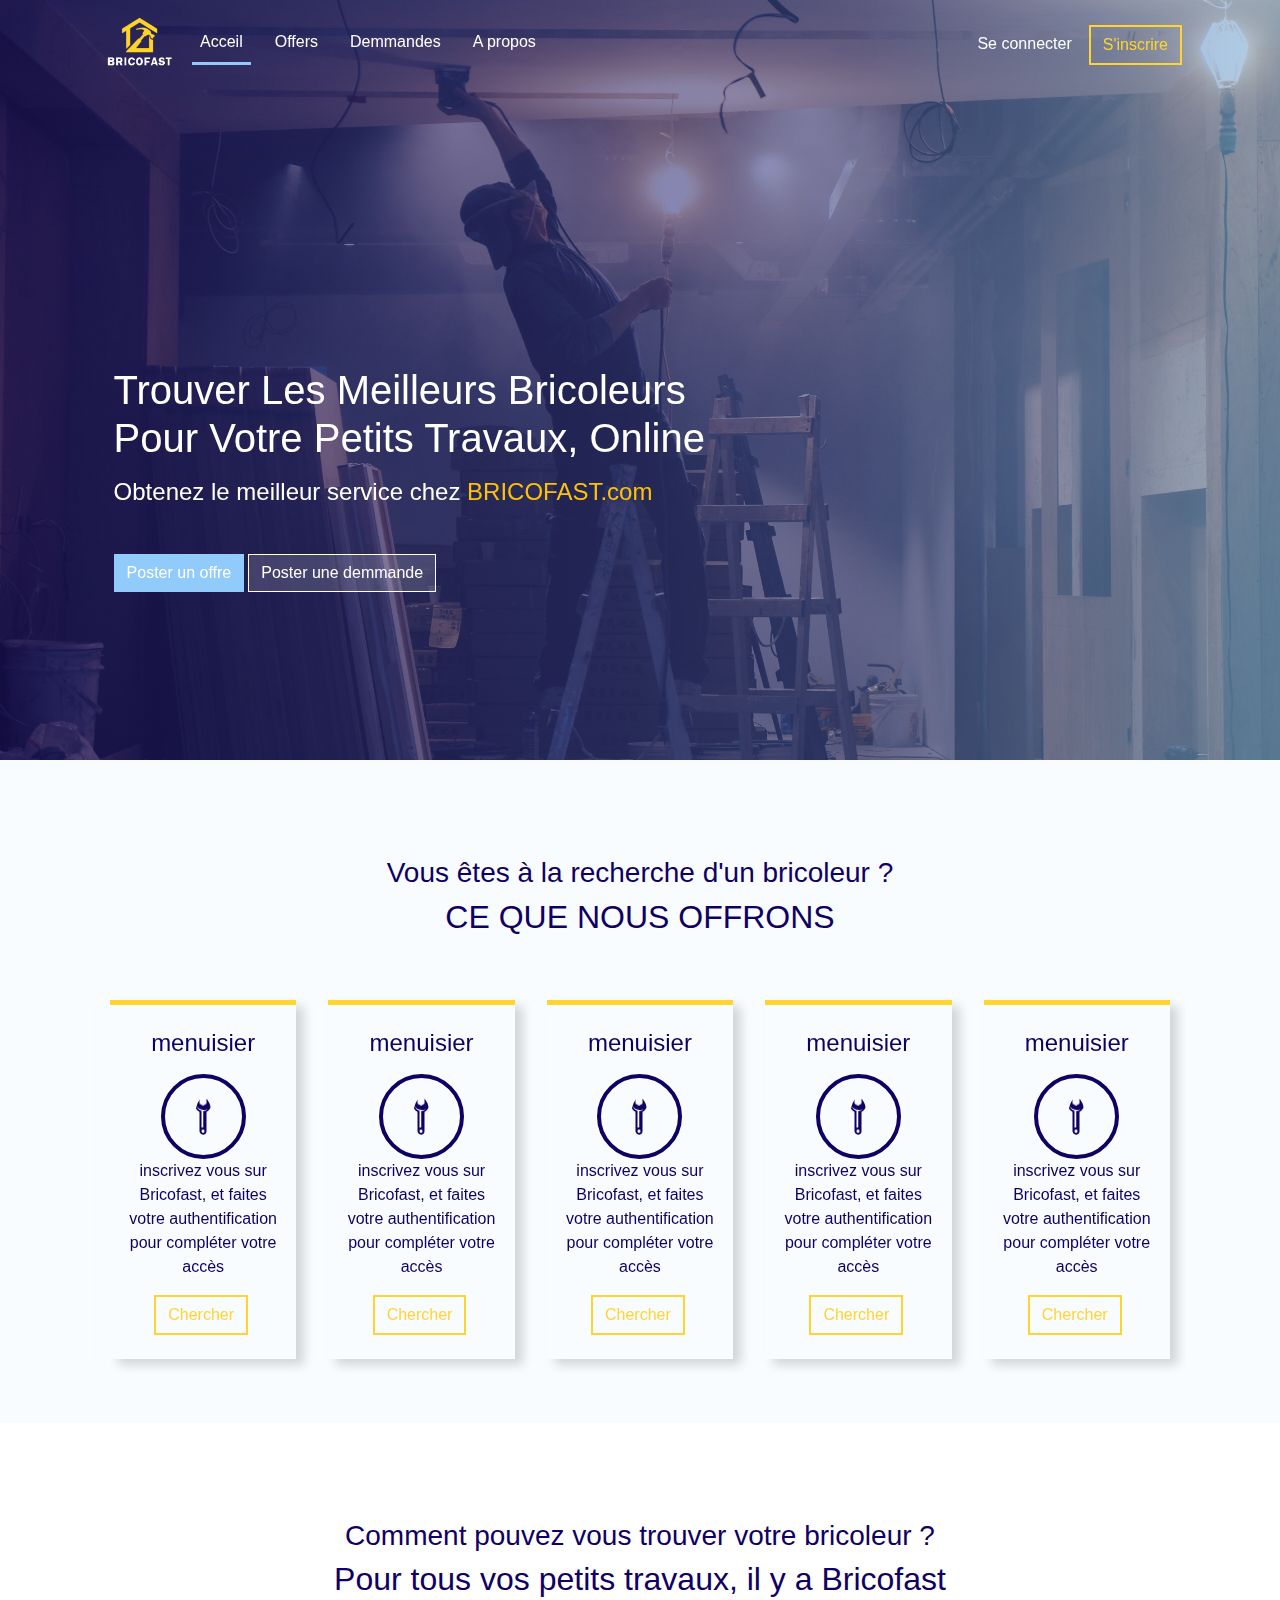
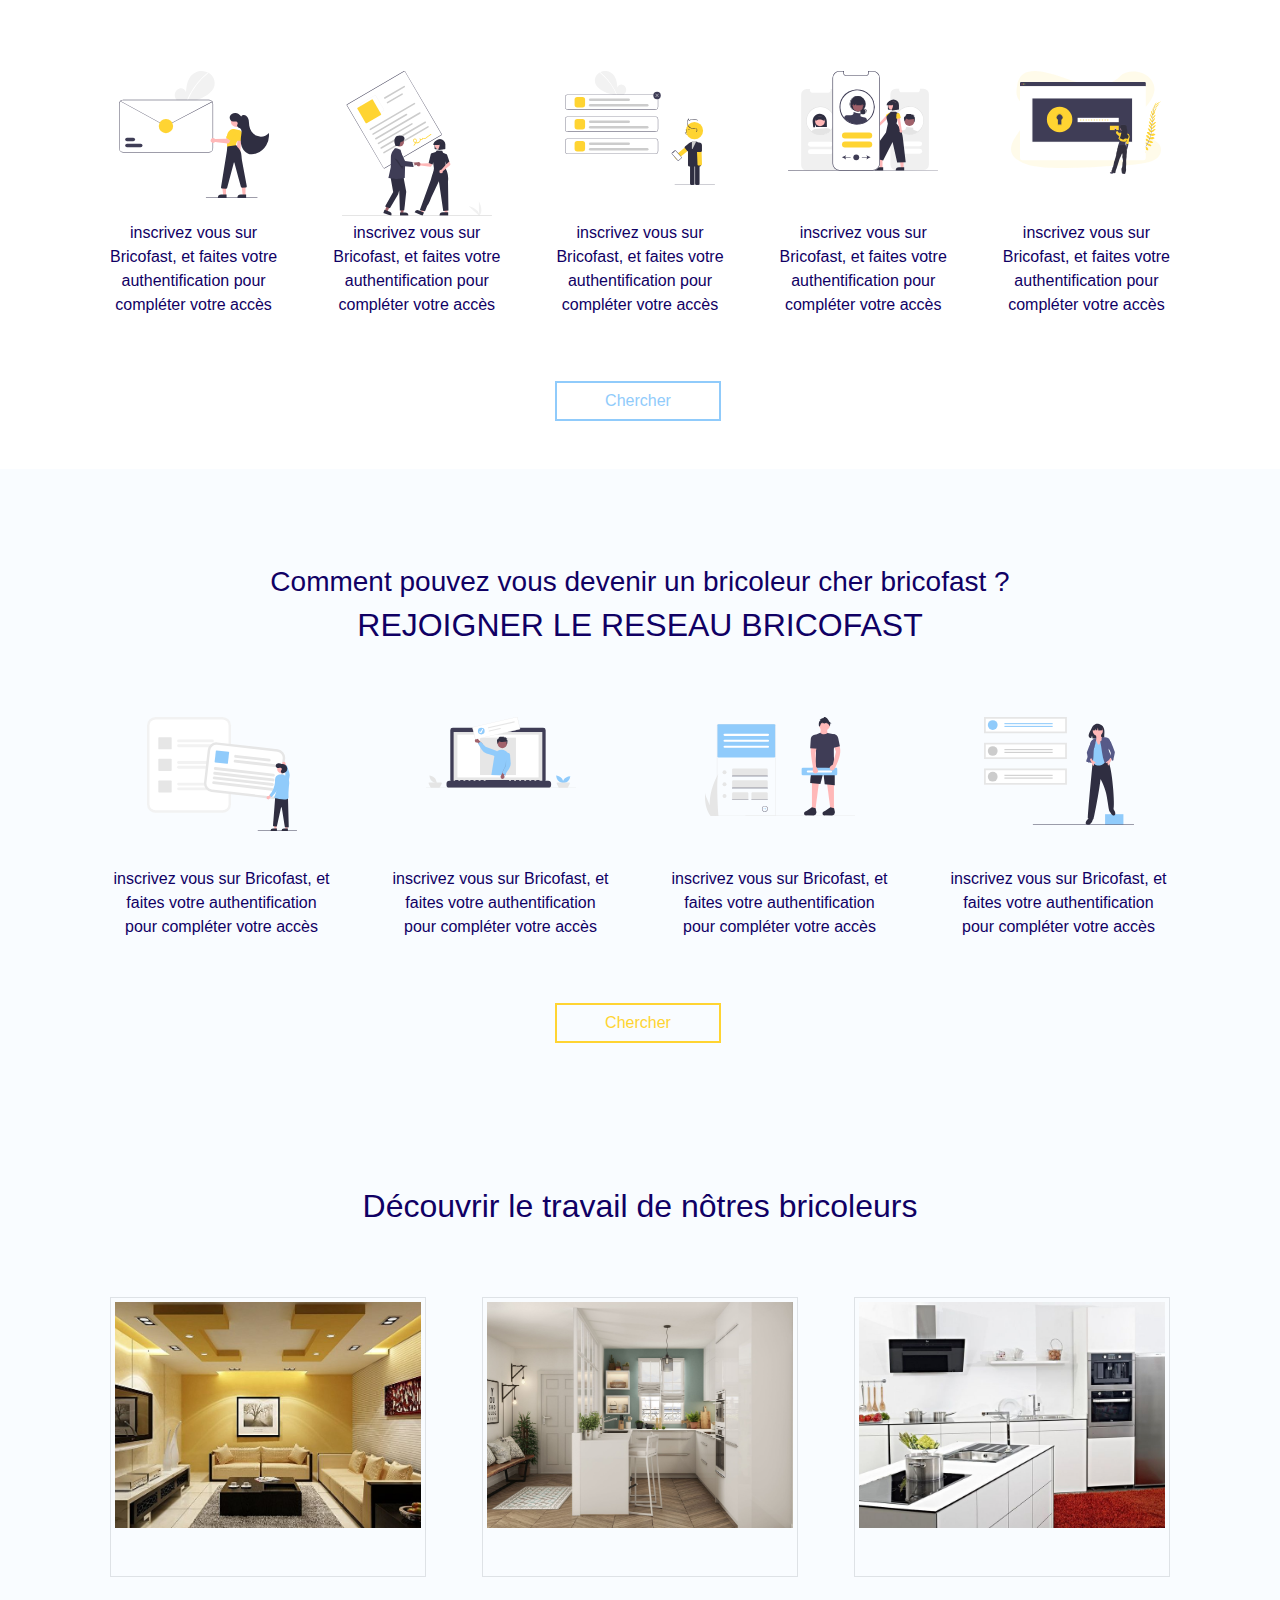
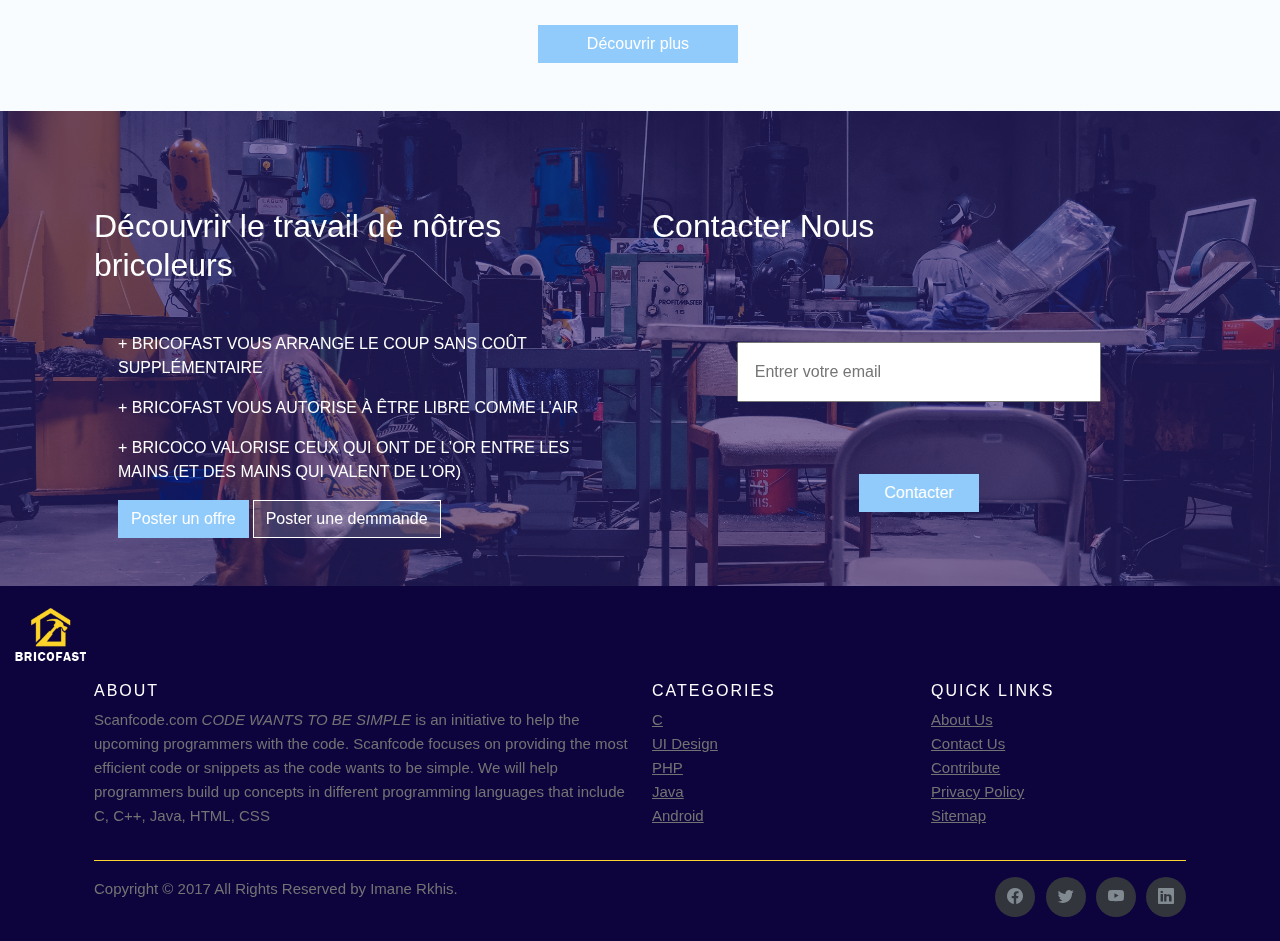
<file: fille-rouge-back-end/view/home.html>
<!DOCTYPE html>
<html>
  <head>
    <meta charset="utf-8">
    
    <meta name="apple-mobile-web-app-capable" content="yes" />
    <meta name="viewport" content="width=device-width, initial-scale=1, maximum-scale=1.0, user-scalable=no">
    <meta name="format-detection" content="telephone=no" />
           

            <link href="styles/bootstrap.min.css" rel="stylesheet" type="text/css"/>

            
            <link href="styles/style.css" rel="stylesheet" type="text/css"/>
            <link href="styles/footer.css" rel="stylesheet" type="text/css"/>

		<!-- caoussel -->
		<link rel="stylesheet" href="asset/dist/theme.css">
		<link rel="stylesheet" href="asset/dist/caoussel.min.css">
			
		<link rel="stylesheet" href="https://cdn.jsdelivr.net/npm/bootstrap-icons@1.5.0/font/bootstrap-icons.css">


      <title>Acerola</title>
  </head>
<body >
	
<body class="mx-auto" style="font-family: poppins;">
  <div class=" position-sticky z-index-sticky top-0">
    <div class="row p-0 m-0">
      <div class="col-12 p-0 m-0">
        

	<div style="position: relative;">
		<div class="header-image">
			<img src="img/background.jpg" height="100%" width="100%" style="object-fit: cover;" alt="">
			<div class="overlay"></div>
		</div>

			
			<!-- Navbar Dark -->
		<div>
		
			  <nav class="navbar navbar-expand-lg  navbar-dark   z-index-3 w-100" style="position: fixed;top: 0;z-index: 9999;">
				<div class="container">
				  <a href="home.html" class="mt-2">
					<img src="img/logo_white.png" width="90px" alt="">
				  </a>
				  
				  <button class="navbar-toggler shadow-none ms-2" type="button" data-bs-toggle="collapse"
					data-bs-target="#navigation" aria-controls="navigation" aria-expanded="false"
					aria-label="Toggle navigation">
					<span class="navbar-toggler-icon mt-2">
					  <span class="navbar-toggler-bar bar1"></span>
					  <span class="navbar-toggler-bar bar2"></span>
					  <span class="navbar-toggler-bar bar3"></span>
					</span>
				  </button>
				  <div class="navbar  collapse navbar-collapse w-100 pt-3 pb-2 py-lg-0 " id="navigation" >
					<ul class="navbar-nav navbar-nav-hover  ">
					  <li class="nav-item mx-2 ">
						<a href="" class="nav-link link-navbar Active-link-navbar">
							Acceil
						</a>
					  </li>
	
					  <li class="nav-item mx-2">
						<a href="" class="nav-link link-navbar">
							Offers
						</a>
					  </li>
	
					  <li class="nav-item mx-2">
						<a href="" class="nav-link link-navbar">
							Demmandes
						</a>
					  </li>
	
					  <li class="nav-item mx-2">
						<a href="" class="nav-link link-navbar">
							A propos
						</a>
					  </li>
					  
					</ul>
	
					<ul class="navbar-nav ">
					  
					  <li class="nav-item pt-1">
						<a href=""
						  class="btn  text-white me-1 signup">Se connecter</a>
					  </li>
	
					  <li class="nav-item pt-1">
						<a href="signup.html"
						  class="btn  rounded-0  mb-0 me-1 login">S'inscrire</a>
					  </li>
					</ul>
				  </div>
				</div>
			  </nav>

			  
			<!-- End Navbar -->

			<header class="position-absolute text-white container header-content">
				<div class="col-12 col-md-9 col-lg-6 my-5">
					<h1 class="mb-3">Trouver Les Meilleurs Bricoleurs 
						Pour Votre Petits  Travaux, 
						Online</h1>
					<h4 class="mb-5">Obtenez le meilleur service chez <span class="text-warning">BRICOFAST.com</span></h4>

					<div class="d-flex">
						<a href="" class="btn  rounded-0  mb-0 me-1 btn-offre">Poster un offre</a>
						<a href="" class="btn  rounded-0  mb-0 me-1 btn-demmonde">Poster une demmande</a>
					</div>
				</div>
			</header>
		</div>

	</div>


	<section class=" " style="background-color: #F9FCFF;color: #100064;">
		<div class="container py-5">
			<div class="text-center my-5">
				<h3>Vous êtes à la recherche d'un bricoleur ?</h3>
				<h2>CE QUE NOUS OFFRONS</h3>
			</div>
			<div class=" owl-carousel owl-theme">

				<div class="item m-3">
					<div class=" text-center py-4 px-3" style="border-top: 5px solid #FFD432 !important;box-shadow: 8px 6px 10px rgba(0, 0, 0, 0.151);">
						<h4 class="mb-3">menuisier</h4>
						<div class="mx-auto" style="height: 85px;width: 85px;" >
							<img src="img/categorie.png" height="100%" class="mb-3" style="border: 4px solid #100064;border-radius: 50px;padding: 20px 30px; " alt="">
						</div>
						<p class="mb-3">inscrivez vous sur Bricofast, et faites votre authentification pour compléter votre accès</p>
						<a href="" class="btn rounded-0 mb-0 me-1 login">Chercher</a>
					</div>
				</div>
				

			</div>
		</div>
	</section>

	

	<section class=" " style="background-color: #fff;color: #100064;">
		<div class="container py-5 text-center">
			<div class="text-center my-5">
				<h3>Comment  pouvez vous trouver votre bricoleur ?</h3>
				<h2>Pour tous vos petits travaux, il y a Bricofast</h3>
			</div>
			<div class="row">
				<div class="col">
					<div class=" text-center py-4 px-3 ">
						
						<div class="mx-auto" style="width: 150px;height: 150px;">
							<img src="img/undraw_confidential_letter_w6ux.svg"  class="mb-3" style="width: 100%;" alt="">
						</div>
						<p class="mb-3">inscrivez vous sur Bricofast, et faites votre authentification pour compléter votre accès</p>
						
					</div>
				</div>
				<div class="col">
					<div class=" text-center py-4 px-3 ">
						
						<div class="mx-auto" style="width: 150px;height: 150px;">
							<img src="img/undraw_Agreement_re_d4dv.svg"  class="mb-3" style="width: 100%;" alt="">
						</div>
						<p class="mb-3">inscrivez vous sur Bricofast, et faites votre authentification pour compléter votre accès</p>
						
					</div>
				</div>
				<div class="col">
					<div class=" text-center py-4 px-3 ">
						
						<div class="mx-auto" style="width: 150px;height: 150px;">
							<img src="img/undraw_Posts_re_ormv.svg"  class="mb-3" style="width: 100%;" alt="">
						</div>
						<p class="mb-3">inscrivez vous sur Bricofast, et faites votre authentification pour compléter votre accès</p>
						
					</div>
				</div>
				<div class="col">
					<div class=" text-center py-4 px-3 ">
						
						<div class="mx-auto" style="width: 150px;height: 150px;">
							<img src="img/undraw_Swipe_profiles_re_tvqm.svg"  class="mb-3" style="width: 100%;" alt="">
						</div>
						<p class="mb-3">inscrivez vous sur Bricofast, et faites votre authentification pour compléter votre accès</p>
						
					</div>
				</div>
				<div class="col">
					<div class=" text-center py-4 px-3 ">
						
						<div class="mx-auto" style="width: 150px;height: 150px;">
							<img src="img/undraw_authentication_fsn5.svg"  class="mb-3" style="width: 100%;" alt="">
						</div>
						<p class="mb-3">inscrivez vous sur Bricofast, et faites votre authentification pour compléter votre accès</p>
						
					</div>
				</div>
				
			</div>
			<a href="" class="btn rounded-0 mb-0 mt-4 me-1  px-5 link-blue">Chercher</a>
		</div>
	</section>

	<section class=" " style="background-color: #F9FCFF;color: #100064;">
		<div class="container py-5 text-center">
			<div class="text-center my-5">
				<h3>Comment pouvez vous devenir un bricoleur cher bricofast ?</h3>
				<h2>REJOIGNER LE RESEAU BRICOFAST</h3>
			</div>
			<div class="row">
				<div class="col">
					<div class=" text-center py-4 px-3 ">
						
						<div class="mx-auto" style="width: 150px;height: 150px;">
							<img src="img/undraw_Post_re_mtr4.svg"  class="mb-3" style="width: 100%;" alt="">
						</div>
						<p class="mb-3">inscrivez vous sur Bricofast, et faites votre authentification pour compléter votre accès</p>
						
					</div>
				</div>
				<div class="col">
					<div class=" text-center py-4 px-3 ">
						
						<div class="mx-auto" style="width: 150px;height: 150px;">
							<img src="img/undraw_online_ad_re_ol62.svg"  class="mb-3" style="width: 100%;" alt="">
						</div>
						<p class="mb-3">inscrivez vous sur Bricofast, et faites votre authentification pour compléter votre accès</p>
						
					</div>
				</div>
				<div class="col">
					<div class=" text-center py-4 px-3 ">
						
						<div class="mx-auto" style="width: 150px;height: 150px;">
							<img src="img/undraw_profile_details_f8b7.svg"  class="mb-3" style="width: 100%;" alt="">
						</div>
						<p class="mb-3">inscrivez vous sur Bricofast, et faites votre authentification pour compléter votre accès</p>
						
					</div>
				</div>
				<div class="col">
					<div class=" text-center py-4 px-3 ">
						
						<div class="mx-auto" style="width: 150px;height: 150px;">
							<img src="img/undraw_job_offers_kw5d.svg"  class="mb-3" style="width: 100%;" alt="">
						</div>
						<p class="mb-3">inscrivez vous sur Bricofast, et faites votre authentification pour compléter votre accès</p>
						
					</div>
				</div>
				
			</div>
			<a href="" class="btn rounded-0 mb-0 mt-4 me-1 px-5 login">Chercher</a>
		</div>
	</section>


	<section class=" " style="background-color: #F9FCFF;color: #100064;">
		<div class="container py-5 text-center">
			<div class="text-center my-5">
				<h2>Découvrir le travail de nôtres bricoleurs  </h3>
			</div>
			<div class="row">
				<div class="col-12 col-md-6 col-lg-4">
					<div class=" text-center py-4 px-3 ">
						<div class="mx-auto border p-1 pb-5" style="max-width: 470px;height: 280px;overflow: hidden;">
							<img src="img/top_1044.jpg"  class="mb-3" style="width: 100%;height: 100%;object-fit: cover;" alt="">
						</div>
					</div>
				</div>
				<div class="col-12 col-md-6 col-lg-4">
					<div class=" text-center py-4 px-3 ">
						<div class="mx-auto border p-1 pb-5" style="max-width: 470px;height: 280px;overflow: hidden;">
							<img src="img/CDE13_Ixina_Luminia_Vue1_HD_RGB.jpg"  class="mb-3" style="width: 100%;height: 100%;object-fit: cover;" alt="">
						</div>
					</div>
				</div>
				<div class="col-12 col-md-6 col-lg-4">
					<div class=" text-center py-4 px-3 ">
						<div class="mx-auto border p-1 pb-5" style="max-width: 470px;height: 280px;overflow: hidden;">
							<img src="img/ZHKX7OY6OKOJ2PKR5ZFY7HYPD4.jpg"  class="mb-3" style="width: 100%;height: 100%;object-fit: cover;" alt="">
						</div>
					</div>
				</div>
				
			</div>
			<a href="" class="btn rounded-0 mb-0 mt-4 me-1 px-5 btn-offre">Découvrir plus</a>
		</div>
	</section>

	<section class="position-relative " style="color: #fff;background-image: url('img/neonbrand--v9Z6-uJxk4-unsplash.jpg');background-position: center;background-size: cover;">
		<div class="container ">
			
			<div class="row py-5" style="position: relative;z-index: 1111;">
				
				<div class="col-12 col-md-6">
					<div class="my-5">
						<h2>Découvrir le travail de nôtres bricoleurs  </h2>
					</div>
					<div class="px-4">
						<div class="">
							<p>+ <span>BRICOFAST VOUS ARRANGE LE COUP SANS COÛT SUPPLÉMENTAIRE</span></p>
							<p>+ <span>BRICOFAST VOUS AUTORISE À ÊTRE LIBRE COMME L’AIR</span></p>
							<p>+ <span>BRICOCO VALORISE CEUX QUI ONT DE L’OR ENTRE LES MAINS (ET DES MAINS QUI VALENT DE L’OR)</span></p>
						</div>
						<div class="d-flex">
							<a href="" class="btn  rounded-0   me-1 btn-offre">Poster un offre</a>
							<a href="" class="btn  rounded-0   btn-demmonde">Poster une demmande</a>
						</div>
					</div>
				</div>

				<div class="col-12 col-md-6">
					<div class="my-5">
						<h2>Contacter Nous</h2>
					</div>
					<div class="px-4 text-center">
						<div class="">
							<input type="text" class="my-5 p-3 w-75" placeholder="Entrer votre email ">
						</div>
						<div class="d-flex justify-content-center">
							<a href="" class="btn  rounded-0 mt-4 px-4 btn-offre">Contacter</a>
						</div>
					</div>
				</div>
				
			</div>

			<div class="overlay-blue"></div>

		</div>
	</section>




	  <!-- Site footer -->
	  <footer class="site-footer">
		<div>
			<img src="img/logo_white.png" width="100px" alt="">
		</div>
		<div class="container">
		  <div class="row">
			  
			<div class="col-sm-12 col-md-6">
			  <h6>About</h6>
			  <p class="text-justify">Scanfcode.com <i>CODE WANTS TO BE SIMPLE </i> is an initiative  to help the upcoming programmers with the code. Scanfcode focuses on providing the most efficient code or snippets as the code wants to be simple. We will help programmers build up concepts in different programming languages that include C, C++, Java, HTML, CSS</p>
			</div>
  
			<div class="col-xs-6 col-md-3">
			  <h6>Categories</h6>
			  <ul class="footer-links">
				<li><a href="">C</a></li>
				<li><a href="">UI Design</a></li>
				<li><a href="">PHP</a></li>
				<li><a href="">Java</a></li>
				<li><a href="">Android</a></li>
			  </ul>
			</div>
  
			<div class="col-xs-6 col-md-3">
			  <h6>Quick Links</h6>
			  <ul class="footer-links">
				<li><a href="">About Us</a></li>
				<li><a href="">Contact Us</a></li>
				<li><a href="">Contribute</a></li>
				<li><a href="">Privacy Policy</a></li>
				<li><a href="">Sitemap</a></li>
			  </ul>
			</div>
		  </div>
		  <hr  style="color: #FFD432;opacity: 1 !important;">
		</div>
		<div class="container">
		  <div class="row">
			<div class="col-md-8 col-sm-6 col-xs-12">
			  <p class="copyright-text">Copyright &copy; 2017 All Rights Reserved by Imane Rkhis.
			  </p>
			</div>
  
			<div class="col-md-4 col-sm-6 col-xs-12">
			  <ul class="social-icons">
				<li><a class="facebook" href="#"><i class="bi bi-facebook"></i></a></li>
				<li><a class="twitter" href="#"><i class="bi bi-twitter"></i></a></li>
				<li><a class="dribbble" href="#"><i class="bi bi-youtube"></i></i></a></li>
				<li><a class="linkedin" href="#"><i class="bi bi-linkedin"></i></i></a></li>   
			  </ul>
			</div>
		  </div>
		</div>
  </footer>

          
		

      </div>
    </div>
</div>

<script src="js/bootstrap.min.js"></script>
<script src="js/jquery-2.1.3.min.js"></script>

<script>

$(document).ready(function(){       
            var scroll_pos = 0;
            $(document).scroll(function() { 
                scroll_pos = $(this).scrollTop();
                if(scroll_pos > 300) {
                    $(".navbar").css('background-color', '#0D043D');
                    $(".navbar").css('margin', '0');
                    $(".navbar").css('padding', '0');
                    $(".navbar").css('transition', '0.5s');
                } else {
                    $(".navbar").css('background-color', 'transparent');
                    $(".navbar").css('margin', '1rem 0');
                    $(".navbar").css('padding', '0.25rem 0');

                    $(".navbar").css('transition', '0.5s');


                }
            });
        });
</script>

<script>

	  $(document).ready(function () {
		  var owl = $('.owl-carousel');
		  owl.owlCarousel({
			  responsive: {
				  0: {
					  items: 1,
					  nav: true,
					  loop: true
				  },
				  500: {
					  items: 2,
					  nav: true,
					  loop: true
					  
				  },
				  800: {
					  items: 3,
					  nav: true,
					  loop: true
					  
				  },
				  1000: {
					  items: 4,
					  nav: true,
					  loop: true
				  },
				  1200: {
					  items: 5,
					  nav: true,
					  loop: true
				  },
			  },

			  margin:0,
			  autoplay: true,
			  autoplayTimeout: 3000,
			  autoplayHoverPause: true
		  });
	  })

  </script>

<script src="asset/dist/owl.carousel.js"></script>
	
    
</body>
</html>
</file>
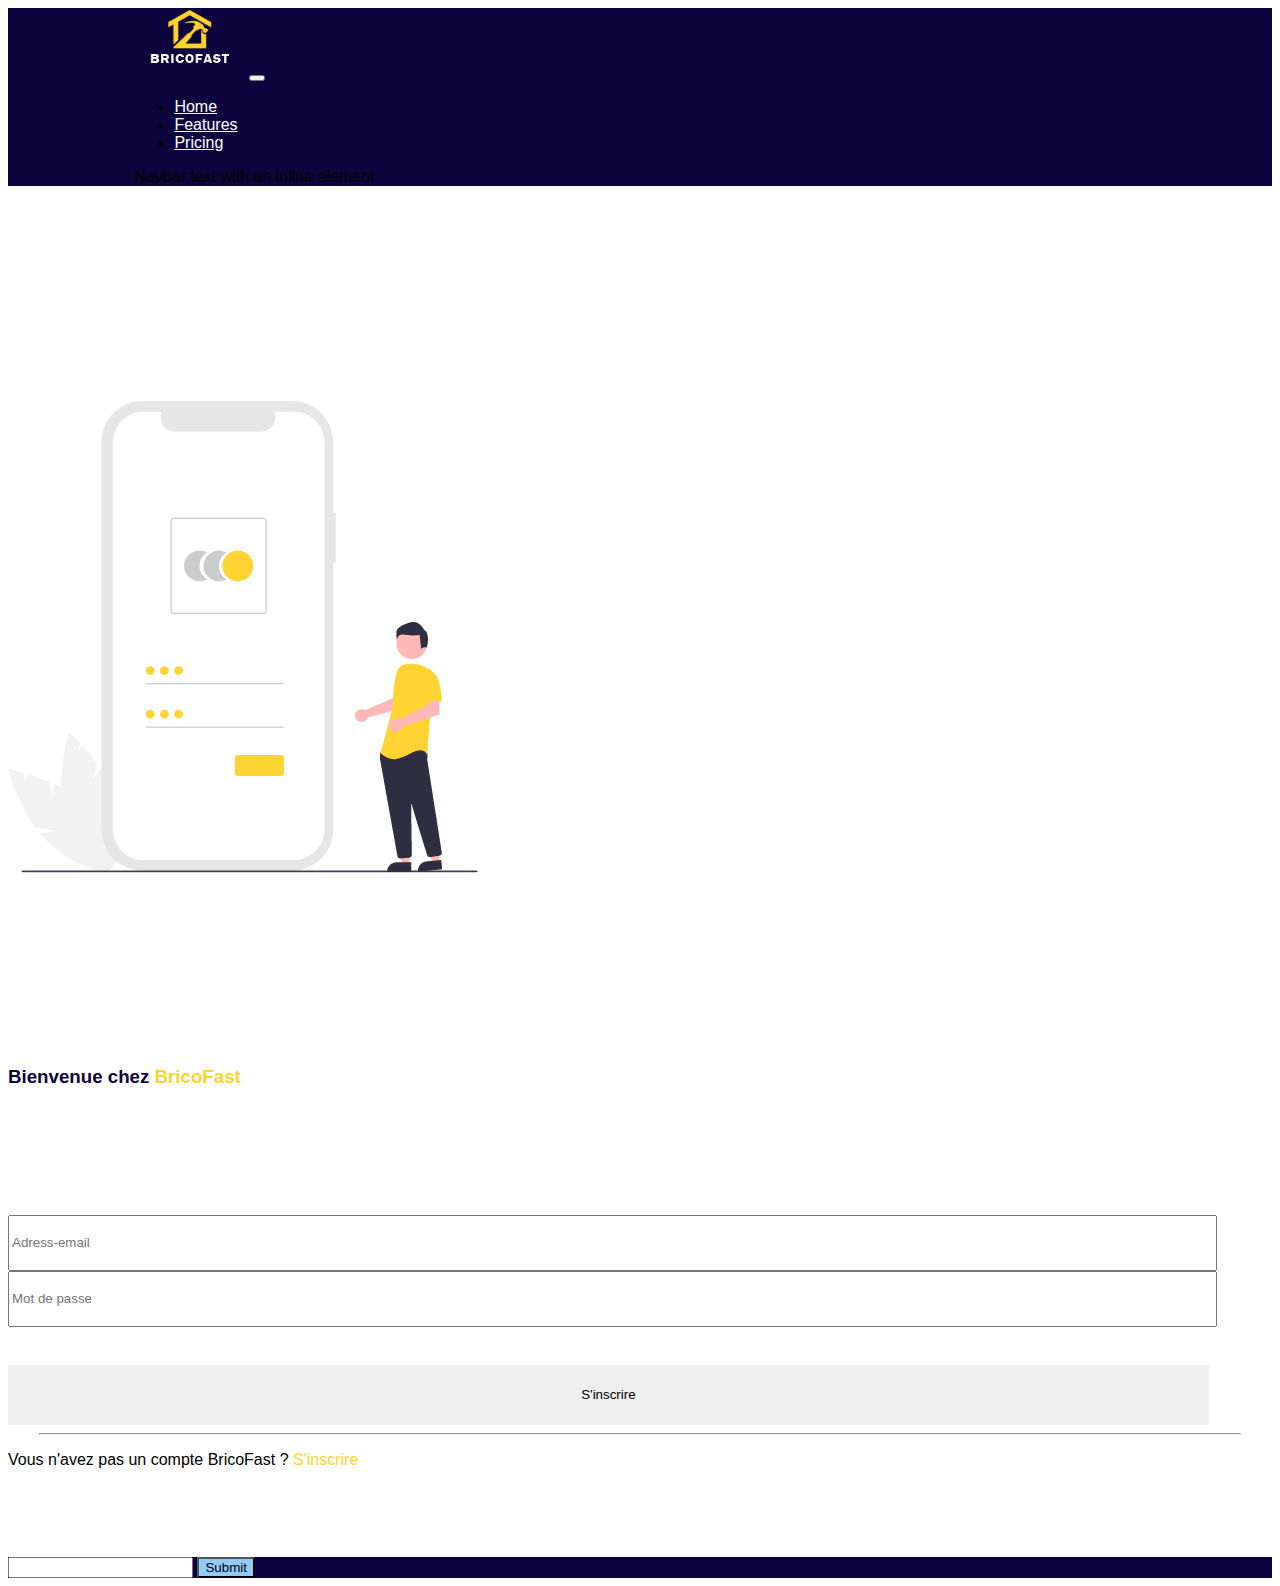
<file: fille-rouge-back-end/view/login.html>
<!DOCTYPE html>
<html>
<head>
	<meta charset='utf-8'>
	<meta http-equiv='X-UA-Compatible' content='IE=edge'>
	<title>Page Title</title>
	<meta name='viewport' content='width=device-width, initial-scale=1'>
	<link rel='stylesheet' type='text/css' media='screen' href=''>
	<link rel='stylesheet' type='text/css' media='screen' href='styles/login.css'>
	<link href="https://cdn.jsdelivr.net/npm/bootstrap@5.0.2/dist/css/bootstrap.min.css" rel="stylesheet"
		integrity="sha384-EVSTQN3/azprG1Anm3QDgpJLIm9Nao0Yz1ztcQTwFspd3yD65VohhpuuCOmLASjC" crossorigin="anonymous">
	<script src="https://cdn.jsdelivr.net/npm/bootstrap@5.0.2/dist/js/bootstrap.bundle.min.js"
		integrity="sha384-MrcW6ZMFYlzcLA8Nl+NtUVF0sA7MsXsP1UyJoMp4YLEuNSfAP+JcXn/tWtIaxVXM" crossorigin="anonymous">
	</script>
	<link rel="stylesheet" href="https://cdnjs.cloudflare.com/ajax/libs/font-awesome/5.15.3/css/all.min.css" integrity="sha512-iBBXm8fW90+nuLcSKlbmrPcLa0OT92xO1BIsZ+ywDWZCvqsWgccV3gFoRBv0z+8dLJgyAHIhR35VZc2oM/gI1w==" crossorigin="anonymous" referrerpolicy="no-referrer" />
	
</head>
<body>



	<nav class="navbar navbar-expand-lg ">
		<div class="container-fluid">
			<a class="navbar-brand" href="#" aria-placeholder=""><img src="../images/logo_white.png" alt=""></a>
			<button class="navbar-toggler" type="button" data-bs-toggle="collapse" data-bs-target="#navbarText"
				aria-controls="navbarText" aria-expanded="false" aria-label="Toggle navigation">
				<span class="navbar-toggler-icon"></span>
			</button>
			<div class="collapse navbar-collapse" id="navbarText">
				<ul class="navbar-nav me-auto mb-2 mb-lg-0">
					<li class="nav-item">
						<a class="nav-link active" aria-current="page" href="#">Home</a>
					</li>
					<li class="nav-item">
						<a class="nav-link" href="#">Features</a>
					</li>
					<li class="nav-item">
						<a class="nav-link" href="#">Pricing</a>
					</li>
				</ul>
				<span class="navbar-text">
					Navbar text with an inline element
				</span>
			</div>
		</div>
	</nav>


	<div class="container main ">
		<div class="row">

			<div class="img col-md-6 d-none d-md-block">
				<img src="../images/login.png" class="" alt="">
			</div>



			<div class="col-12 col-md-6">
				<form id="login">
					<h3 class="mb-6">Bienvenue chez  <span style="color: #FFD432;">BricoFast</span> </h3>
					
						<div class="mb-3">
							<input id="email" name="Email" type="text" class="form-control" placeholder="Adress-email">
						</div>
						<div class="mb-3">
							<input id="password" name="password" type="password" class="form-control" placeholder="Mot de passe">
							  
						</div>
						
						
						<button type="submit" class="btn btn-primary bg-warning" id="submit">S'inscrire</button>
						<hr>
						<p>Vous n'avez pas un compte BricoFast ? <a href="signup.html" style="color: #FFD432;text-decoration: none;">S'inscrire</a></p>
				</form>
			</div>


			

		</div>
	</div>


	<footer class="bg-light text-center text-lg-start">
        <!-- Copyright -->
        <div class="row text-center py-3" style="background-color: #0D043D">
          <div class="col-12 col-md-6 py-3">
              <form action="" class="d-flex col-8 mx-auto">
                <input type="text" class=" form-control  rounded-0 p-2 border-0">
                <input type="submit" placeholder="Entrer votre email" class=" btn btn-info rounded-0 p-2 border-0 px-5 text-white" style="background-color: #90cbfb;">
              </form>
          </div>
          <div class="col-12 col-md-6 py-3">
            <section class="">
                <!-- Facebook -->
                <a class="btn bg-ciel  m-1 rounded-circle" href="#!" role="button"
                  ><i class="fab fa-facebook-f"></i
                ></a>
          
                <!-- Twitter -->
                <a class="btn bg-ciel m-1 rounded-circle" href="#!" role="button"
                  ><i class="fab fa-twitter"></i
                ></a>
          
                <!-- Google -->
                <a class="btn bg-ciel m-1 rounded-circle" href="#!" role="button"
                  ><i class="fab fa-google"></i
                ></a>
          
                <!-- Instagram -->
                <a class="btn bg-ciel m-1 rounded-circle" href="#!" role="button"
                  ><i class="fab fa-instagram"></i
                ></a>
          
                <!-- Linkedin -->
                <a class="btn bg-ciel m-1 rounded-circle" href="#!" role="button"
                  ><i class="fab fa-linkedin-in"></i
                ></a>
          
                <!-- Github -->
                <a class="btn bg-ciel m-1 rounded-circle" href="#!" role="button"
                  ><i class="fab fa-github"></i
                ></a>
              </section>
        </div>
        </div>
        
        <!-- Copyright -->
      </footer>




	
		

<!-- <form action="#" method="post" id="login">
	<h2>login</h2>
	
		  <p>
			  <label for="Email" class="floatLabel">Email</label>
			  <input id="email" name="Email" type="text">
		  </p>
		  <p>
			  <label for="password" class="floatLabel">Password</label>
			  <input id="password" name="password" type="password">
			  <span>Enter a password longer than 8 characters</span>
		  </p>
		  
		 
		  <p>
			  <input type="submit" value="Create My Account" id="submit">
		  </p>
	  </form> -->

	  <script src='js/login.js'></script>
	<script src="https://cdn.jsdelivr.net/npm/@popperjs/core@2.9.2/dist/umd/popper.min.js"
		integrity="sha384-IQsoLXl5PILFhosVNubq5LC7Qb9DXgDA9i+tQ8Zj3iwWAwPtgFTxbJ8NT4GN1R8p" crossorigin="anonymous">
	</script>
	<script src="https://cdn.jsdelivr.net/npm/bootstrap@5.0.2/dist/js/bootstrap.min.js"
		integrity="sha384-cVKIPhGWiC2Al4u+LWgxfKTRIcfu0JTxR+EQDz/bgldoEyl4H0zUF0QKbrJ0EcQF" crossorigin="anonymous">
	</script>
</body>
</html>
</file>
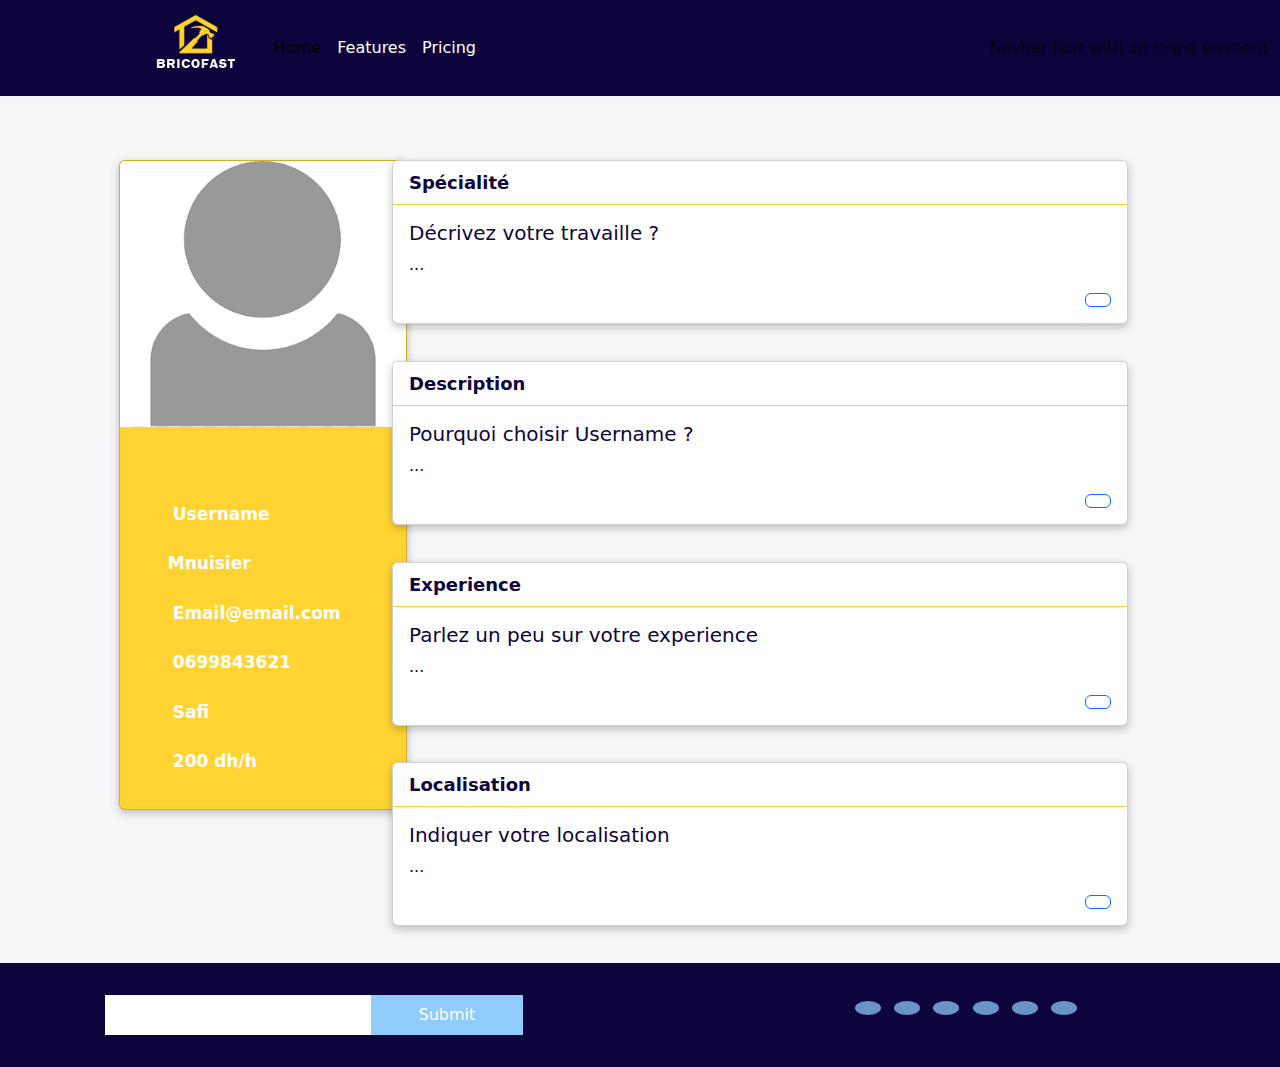
<file: fille-rouge-back-end/view/profile.html>
<!DOCTYPE html>
<html>
<head>
    <meta charset='utf-8'>
    <meta http-equiv='X-UA-Compatible' content='IE=edge'>
    <title>Page Title</title>
    <meta name='viewport' content='width=device-width, initial-scale=1'>
    <link rel='stylesheet' type='text/css' media='screen' href='styles/profile.css'>
	<script src="https://cdn.jsdelivr.net/npm/bootstrap@5.0.2/dist/js/bootstrap.bundle.min.js"
		integrity="sha384-MrcW6ZMFYlzcLA8Nl+NtUVF0sA7MsXsP1UyJoMp4YLEuNSfAP+JcXn/tWtIaxVXM" crossorigin="anonymous">
	</script>

	<link rel="stylesheet" href="https://cdnjs.cloudflare.com/ajax/libs/font-awesome/5.15.3/css/all.min.css" 
    integrity="sha512-iBBXm8fW90+nuLcSKlbmrPcLa0OT92xO1BIsZ+ywDWZCvqsWgccV3gFoRBv0z+8dLJgyAHIhR35VZc2oM/gI1w==" crossorigin="anonymous" referrerpolicy="no-referrer" />

    <!-- <link href="https://cdn.jsdelivr.net/npm/bootstrap@5.0.2/dist/css/bootstrap.min.css" rel="stylesheet"
		integrity="sha384-EVSTQN3/azprG1Anm3QDgpJLIm9Nao0Yz1ztcQTwFspd3yD65VohhpuuCOmLASjC" crossorigin="anonymous"> -->

	<script src="https://cdn.jsdelivr.net/npm/bootstrap@5.0.2/dist/js/bootstrap.bundle.min.js"
		integrity="sha384-MrcW6ZMFYlzcLA8Nl+NtUVF0sA7MsXsP1UyJoMp4YLEuNSfAP+JcXn/tWtIaxVXM" crossorigin="anonymous">
	</script>
	
    <link href="https://cdn.jsdelivr.net/npm/bootstrap@5.0.0/dist/css/bootstrap.min.css" rel="stylesheet" >
    <script src="https://cdn.jsdelivr.net/npm/@popperjs/core@2.9.2/dist/umd/popper.min.js" ></script>
    <script src="https://cdn.jsdelivr.net/npm/bootstrap@5.0.1/dist/js/bootstrap.min.js" integrity="sha384-Atwg2Pkwv9vp0ygtn1JAojH0nYbwNJLPhwyoVbhoPwBhjQPR5VtM2+xf0Uwh9KtT" crossorigin="anonymous"></script>
    
    <script src="https://code.jquery.com/jquery-3.5.1.js" integrity="sha256-QWo7LDvxbWT2tbbQ97B53yJnYU3WhH/C8ycbRAkjPDc=" crossorigin="anonymous"></script>

    <script src="https://code.jquery.com/jquery-3.5.1.slim.min.js" integrity="sha384-DfXdz2htPH0lsSSs5nCTpuj/zy4C+OGpamoFVy38MVBnE+IbbVYUew+OrCXaRkfj" crossorigin="anonymous"></script>
    <script src="https://cdn.jsdelivr.net/npm/bootstrap@4.5.3/dist/js/bootstrap.bundle.min.js" integrity="sha384-ho+j7jyWK8fNQe+A12Hb8AhRq26LrZ/JpcUGGOn+Y7RsweNrtN/tE3MoK7ZeZDyx" crossorigin="anonymous"></script>
</head>
<body>

    <nav class="navbar navbar-expand-lg ">
        <div class="container-fluid">
            <a class="navbar-brand" href="#" aria-placeholder=""><img src="../images/logo_white.png" alt=""></a>
            <button class="navbar-toggler" type="button" data-bs-toggle="collapse" data-bs-target="#navbarText"
                aria-controls="navbarText" aria-expanded="false" aria-label="Toggle navigation">
                <span class="navbar-toggler-icon"></span>
            </button>
            <div class="collapse navbar-collapse" id="navbarText">
                <ul class="navbar-nav me-auto mb-2 mb-lg-0">
                    <li class="nav-item">
                        <a class="nav-link active" aria-current="page" href="#">Home</a>
                    </li>
                    <li class="nav-item">
                        <a class="nav-link" href="#">Features</a>
                    </li>
                    <li class="nav-item">
                        <a class="nav-link" href="#">Pricing</a>
                    </li>
                </ul>
                <span class="navbar-text">
                    Navbar text with an inline element
                </span>
            </div>
        </div>
    </nav>
    <div class="container">

        <div class="row">
            <div class="col-4">
                <div class="card profileCard" style="width: 18rem;">
                    <img src="../images/profile.png" class="card-img-top" alt="...">
                    <div class="card-body">

                      <div class="menu">
                        
                          <a href="" class="btn dropdown-toggle" id="dropdownMenuLink" data-bs-toggle="dropdown" aria-expanded="false"><i class="fas fa-ellipsis-v"></i></a>
                          <ul class="dropdown-menu" aria-labelledby="dropdownMenuButton1">
                            <li>
                              
                                  
                                    <a class="dropdown-item" href="#"  data-toggle="modal" data-target="#photo"><i class="fas fa-camera"></i> Edit photo</a>

                              
                                    <div class="modal fade" id="photo" tabindex="-1" role="dialog" aria-labelledby="exampleModalLabel" aria-hidden="true">
                                      <div class="modal-dialog" role="document">
                                        <div class="modal-content">
                                          <div class="modal-header">
                                            <h5 class="modal-title" id="exampleModalLabel">Modal title</h5>
                                            <button type="button" class="close" data-dismiss="modal" aria-label="Close">
                                              <span aria-hidden="true">&times;</span>
                                            </button>
                                          </div>
                                          <div class="modal-body">
                                            ...
                                          </div>
                                          <div class="modal-footer">
                                            <button type="button" class="btn btn-secondary" data-dismiss="modal">Close</button>
                                            <button type="button" class="btn btn-primary">Save changes</button>
                                          </div>
                                        </div>
                                      </div>
                                    </div>

                                    <link href="https://cdn.jsdelivr.net/npm/bootstrap@5.0.0/dist/css/bootstrap.min.css" rel="stylesheet" >
                              <script src="https://code.jquery.com/jquery-3.5.1.js" integrity="sha256-QWo7LDvxbWT2tbbQ97B53yJnYU3WhH/C8ycbRAkjPDc=" crossorigin="anonymous"></script>

    <script src="https://code.jquery.com/jquery-3.5.1.slim.min.js" integrity="sha384-DfXdz2htPH0lsSSs5nCTpuj/zy4C+OGpamoFVy38MVBnE+IbbVYUew+OrCXaRkfj" crossorigin="anonymous"></script>
    <script src="https://cdn.jsdelivr.net/npm/bootstrap@4.5.3/dist/js/bootstrap.bundle.min.js" integrity="sha384-ho+j7jyWK8fNQe+A12Hb8AhRq26LrZ/JpcUGGOn+Y7RsweNrtN/tE3MoK7ZeZDyx" crossorigin="anonymous"></script>

                                    
 
                            </li>

                            <li><a class="dropdown-item" href="#" data-toggle="modal" data-target="#infos"><i class="fas fa-wrench"></i> Edit infos</a>
                              <div class="modal fade" id="infos" tabindex="-1" role="dialog" aria-labelledby="exampleModalLabel" aria-hidden="true">
                                <div class="modal-dialog" role="document">
                                  <div class="modal-content">
                                    <div class="modal-header">
                                      <h5 class="modal-title" id="exampleModalLabel">Modal title</h5>
                                      <button type="button" class="close" data-dismiss="modal" aria-label="Close">
                                        <span aria-hidden="true">&times;</span>
                                      </button>
                                    </div>
                                    <div class="modal-body">
                                      ...
                                    </div>
                                    <div class="modal-footer">
                                      <button type="button" class="btn btn-secondary" data-dismiss="modal">Close</button>
                                      <button type="button" class="btn btn-primary">Save changes</button>
                                    </div>
                                  </div>
                                </div>
                              </div>
                          </div>

                            
                            
                            
                            
                            </li>
                          </ul>
                        


                          


                          
                      <div class="cardContent"><ul>
                          <li>
                              <span><i class="fas fa-user"></i></span> <span>Username</span>
                          </li>
                          <li>
                            <span><i class="fas fa-briefcase"></i> <span>Mnuisier</span>
                        </li>
                          <li>
                            <span><i class="fas fa-envelope"></i></span> <span>Email@email.com</span>
                          </li>
                          <li>
                            <span><i class="fas fa-phone"></i></span> <span>0699843621</span>
                          </li>
                          <li>
                            <span><i class="fas fa-map-marker-alt"></i></span> <span>Safi</span>
                          </li>
                          <li>
                            <span><i class="fas fa-tags"></i></span> <span>200 dh/h</span>
                          </li>


                      </ul>
                          

                      </div>
                    </div>

                  </div>
            </div>
            <div class="col-8 content">
                <div class="card">
                    <div class="card-header">
                        <i class="fas fa-user-tag"></i>   Spécialité
                    </div>
                    <div class="card-body">
                      <h5 class="card-title">Décrivez votre travaille ?</h5>
                      <p class="card-text">...</p>
                      <a href="#" class="btn btn-outline-primary" data-toggle="modal" data-target="#speciality"><i class="fas fa-edit"></i></a>

                          <!-- Modal -->
                          <div class="modal fade" id="speciality" tabindex="-1" role="dialog" aria-labelledby="exampleModalLabel" aria-hidden="true">
                            <div class="modal-dialog" role="document">
                              <div class="modal-content">
                                <div class="modal-header">
                                  <h5 class="modal-title" id="exampleModalLabel">Modal title</h5>
                                  <button type="button" class="close" data-dismiss="modal" aria-label="Close">
                                    <span aria-hidden="true">&times;</span>
                                  </button>
                                </div>
                                <form action="">
                                  <div class="modal-body">
                                    <textarea class="form-control" name="" id="" cols="30" rows="10"></textarea>
                                  </div>
                                  <div class="modal-footer">
                                    <button type="button" class="btn btn-secondary" data-dismiss="modal">Close</button>
                                    <button type="button" class="btn btn-primary">Save changes</button>
                                  </div>
                                </form>
                              </div>
                            </div>
                          </div>
                    </div>
                  </div>

                  <div class="card">
                    <div class="card-header">
                        <i class="fas fa-eject"></i>   Description
                    </div>
                    <div class="card-body">
                      <h5 class="card-title">Pourquoi choisir Username ?</h5>
                      <p class="card-text">...</p>
                      <a href="#" class="btn btn-outline-primary" data-toggle="modal" data-target="#description"><i class="fas fa-edit"></i></a>

                      <div class="modal fade" id="description" tabindex="-1" role="dialog" aria-labelledby="exampleModalLabel" aria-hidden="true">
                            <div class="modal-dialog" role="document">
                              <div class="modal-content">
                                <div class="modal-header">
                                  <h5 class="modal-title" id="exampleModalLabel">Modal title</h5>
                                  <button type="button" class="close" data-dismiss="modal" aria-label="Close">
                                    <span aria-hidden="true">&times;</span>
                                  </button>
                                </div>
                                <form action="">
                                  <div class="modal-body">
                                    <textarea class="form-control" name="" id="" cols="30" rows="10"></textarea>
                                  </div>
                                  <div class="modal-footer">
                                    <button type="button" class="btn btn-secondary" data-dismiss="modal">Close</button>
                                    <button type="button" class="btn btn-primary">Save changes</button>
                                  </div>
                                </form>
                              </div>
                            </div>
                          </div>
                    </div>
                  </div>

                  <div class="card">
                    <div class="card-header">
                        <i class="fas fa-briefcase"></i>   Experience
                    </div>
                    <div class="card-body">
                      <h5 class="card-title">Parlez un peu sur votre experience</h5>
                      <p class="card-text">...</p>
                      <a href="#" class="btn btn-outline-primary" data-toggle="modal" data-target="#experience"><i class="fas fa-edit"></i></a>

                      <div class="modal fade" id="experience" tabindex="-1" role="dialog" aria-labelledby="exampleModalLabel" aria-hidden="true">
                            <div class="modal-dialog" role="document">
                              <div class="modal-content">
                                <div class="modal-header">
                                  <h5 class="modal-title" id="exampleModalLabel">Modal title</h5>
                                  <button type="button" class="close" data-dismiss="modal" aria-label="Close">
                                    <span aria-hidden="true">&times;</span>
                                  </button>
                                </div>
                                <form action="">
                                  <div class="modal-body">
                                    <textarea class="form-control" name="" id="" cols="30" rows="10"></textarea>
                                  </div>
                                  <div class="modal-footer">
                                    <button type="button" class="btn btn-secondary" data-dismiss="modal">Close</button>
                                    <button type="button" class="btn btn-primary">Save changes</button>
                                  </div>
                                </form>
                              </div>
                            </div>
                          </div>
                    </div>
                  </div>

                  <div class="card">
                    <div class="card-header">
                        <i class="fas fa-street-view"></i>   Localisation 
                    </div>
                    <div class="card-body">
                      <h5 class="card-title">Indiquer votre localisation</h5>
                      <p class="card-text">...</p>
                      <a href="#" class="btn btn-outline-primary" data-toggle="modal" data-target="#location"><i class="fas fa-edit"></i></a>

                      <div class="modal fade" id="location" tabindex="-1" role="dialog" aria-labelledby="exampleModalLabel" aria-hidden="true">
                            <div class="modal-dialog" role="document">
                              <div class="modal-content">
                                <div class="modal-header">
                                  <h5 class="modal-title" id="exampleModalLabel">Modal title</h5>
                                  <button type="button" class="close" data-dismiss="modal" aria-label="Close">
                                    <span aria-hidden="true">&times;</span>
                                  </button>
                                </div>
                                <form action="">
                                  <div class="modal-body">
                                    <textarea class="form-control" name="" id="" cols="30" rows="10"></textarea>
                                  </div>
                                  <div class="modal-footer">
                                    <button type="button" class="btn btn-secondary" data-dismiss="modal">Close</button>
                                    <button type="button" class="btn btn-primary">Save changes</button>
                                  </div>
                                </form>
                              </div>
                            </div>
                          </div>
                    </div>
                  </div>

                  
            </div>
        </div>
    </div>


    <footer class="bg-light text-center text-lg-start">
        <!-- Copyright -->
        <div class="row text-center py-3" style="background-color: #0D043D">
          <div class="col-12 col-md-6 py-3">
              <form action="" class="d-flex col-8 mx-auto">
                <input type="text" class=" form-control  rounded-0 p-2 border-0">
                <input type="submit" placeholder="Entrer votre email" class=" btn btn-info rounded-0 p-2 border-0 px-5 text-white" style="background-color: #90cbfb;">
              </form>
          </div>
          <div class="col-12 col-md-6 py-3">
            <section class="">
                <!-- Facebook -->
                <a class="btn bg-ciel  m-1 rounded-circle" href="#!" role="button"
                  ><i class="fab fa-facebook-f"></i
                ></a>
          
                <!-- Twitter -->
                <a class="btn bg-ciel m-1 rounded-circle" href="#!" role="button"
              
				><i class="fab fa-twitter"></i
                ></a>
          
                <!-- Google -->
                <a class="btn bg-ciel m-1 rounded-circle" href="#!" role="button"
                  ><i class="fab fa-google"></i
                ></a>
          
                <!-- Instagram -->
                <a class="btn bg-ciel m-1 rounded-circle" href="#!" role="button"
                  ><i class="fab fa-instagram"></i
                ></a>
          
                <!-- Linkedin -->
                <a class="btn bg-ciel m-1 rounded-circle" href="#!" role="button"
                  ><i class="fab fa-linkedin-in"></i
                ></a>
          
                <!-- Github -->
                <a class="btn bg-ciel m-1 rounded-circle" href="#!" role="button"
                  ><i class="fab fa-github"></i
                ></a>
              </section>
        </div>
        </div>
        
        <!-- Copyright -->
      </footer>









      <!-- <script src="js/profile.js"></script>
      <script src="https://kit.fontawesome.com/756f1fbb0c.js" crossorigin="anonymous"></script>
    <script src="https://cdn.jsdelivr.net/npm/@popperjs/core@2.9.2/dist/umd/popper.min.js"
      integrity="sha384-IQsoLXl5PILFhosVNubq5LC7Qb9DXgDA9i+tQ8Zj3iwWAwPtgFTxbJ8NT4GN1R8p" crossorigin="anonymous">
    </script>
    <script src="https://kit.fontawesome.com/756f1fbb0c.js" crossorigin="anonymous"></script>
	<script src="https://cdn.jsdelivr.net/npm/@popperjs/core@2.9.2/dist/umd/popper.min.js"
		integrity="sha384-IQsoLXl5PILFhosVNubq5LC7Qb9DXgDA9i+tQ8Zj3iwWAwPtgFTxbJ8NT4GN1R8p" crossorigin="anonymous">
	</script>
	<script src="https://cdn.jsdelivr.net/npm/bootstrap@5.0.2/dist/js/bootstrap.min.js" integrity="sha384-cVKIPhGWiC2Al4u+LWgxfKTRIcfu0JTxR+EQDz/bgldoEyl4H0zUF0QKbrJ0EcQF" crossorigin="anonymous"></script>
    <script src="https://cdn.jsdelivr.net/npm/bootstrap@5.0.2/dist/js/bootstrap.bundle.min.js" integrity="sha384-MrcW6ZMFYlzcLA8Nl+NtUVF0sA7MsXsP1UyJoMp4YLEuNSfAP+JcXn/tWtIaxVXM" crossorigin="anonymous"></script> -->
</body>
</html>
</file>
<file: fille-rouge-back-end/view/styles/style.css>
*{
	font-family: Verdana, Geneva, Tahoma, sans-serif;
}

/*-------------------------------- end navBar ----------------------------*/
.header-image{
	/* position: relative; */
	width: 100%;
	height: 760px;
	overflow: hidden;
}
.header-image img{
	width: 100%;
}

.overlay{
	position: absolute;
    top: 0;
    left: 0;
    width: 100%;
    height: 100%;
    background: linear-gradient(
90deg
, rgba(17,0,102,1) 0%, rgba(46,47,136,1) 45%, rgba(65,77,158,1) 67%, rgba(144,203,251,1) 100%);
    opacity: 50%;
    z-index: 1;
}



.overlay-blue{
	position: absolute;
    top: 0;
    left: 0;
    width: 100%;
    height: 100%;
    background-color: #110064;

    opacity: 50%;
    z-index: 1;
}

.login{
	border: 2px solid #FFD432 !important;
	color: #FFD432 !important;
}

.login:hover{
	background-color: #FFD432 !important;
	color: #fff !important;
}

.signup:hover{
	color: #FFD432 !important;
}

.link-navbar{
	color: white !important;
}
.Active-link-navbar{
	border-bottom: 3px solid #90CBFB !important;
}
.link-navbar:hover{
	border-bottom: 3px solid #90CBFB;
	animation: linkHover .5s;
}

@keyframes linkHover {
	from {
		width: 0%;
	}
  to {
	  width: 100%;
	}
}

/*-------------------------------- end navBar ----------------------------*/

.header-content{
	z-index: 11;
	top: 30%;

	max-width: 1320px;
    margin: 7%;
}

@media  (max-width: 768px){
	.header-content{
		top: 25%;
		margin: 0%;
	}
	.header-image{
		/* position: relative; */
		width: 100%;
		height: 400px;
		overflow: hidden;
	}
}
@media  (max-width: 560px){
	.header-content{
		top: 15%;
		margin: 0%;
	}
	
}

.btn-offre{
	background-color: #90CBFB !important;
	color: #fff !important;

}

.btn-offre:hover{
	background-color: #90cbfb7e !important;
	color: #fff !important;
}

.btn-demmonde{
	border: 1px solid #fff !important;
	background-color: rgba(255, 255, 255, 0.158) !important;
	color: #fff !important;

}

.btn-demmonde:hover{
	background-color: rgba(255, 255, 255, 0.35) !important;
	color: #fff !important;
	border: 1px solid rgba(255, 255, 255, 0.35) !important;
}

.link-blue{
	border: 2px solid #90CBFB !important;
	color: #90CBFB !important;
}

.link-blue:hover{
	background-color: #90CBFB !important;
	color: #fff !important;
}
</file>
<file: fille-rouge-back-end/view/styles/footer.css>
.site-footer
{
  background-color:#0D043D;
  padding:20px 0 20px;
  font-size:15px;
  line-height:24px;
  color:#737373;
}
.site-footer hr
{
  border-top-color:#bbb;
  opacity:0.5
}
.site-footer hr.small
{
  margin:20px 0
}
.site-footer h6
{
  color:#fff;
  font-size:16px;
  text-transform:uppercase;
  margin-top:5px;
  letter-spacing:2px
}
.site-footer a
{
  color:#737373;
}
.site-footer a:hover
{
  color:#3366cc;
  text-decoration:none;
}
.footer-links
{
  padding-left:0;
  list-style:none
}
.footer-links li
{
  display:block
}
.footer-links a
{
  color:#737373
}
.footer-links a:active,.footer-links a:focus,.footer-links a:hover
{
  color:#3366cc;
  text-decoration:none;
}
.footer-links.inline li
{
  display:inline-block
}
.site-footer .social-icons
{
  text-align:right
}
.site-footer .social-icons a
{
  width:40px;
  height:40px;
  line-height:40px;
  margin-left:6px;
  margin-right:0;
  border-radius:100%;
  background-color:#33353d
}
.copyright-text
{
  margin:0
}
@media (max-width:991px)
{
  .site-footer [class^=col-]
  {
    margin-bottom:30px
  }
}
@media (max-width:767px)
{
  .site-footer
  {
    padding-bottom:0
  }
  .site-footer .copyright-text,.site-footer .social-icons
  {
    text-align:center
  }
}
.social-icons
{
  padding-left:0;
  margin-bottom:0;
  list-style:none
}
.social-icons li
{
  display:inline-block;
  margin-bottom:4px
}
.social-icons li.title
{
  margin-right:15px;
  text-transform:uppercase;
  color:#96a2b2;
  font-weight:700;
  font-size:13px
}
.social-icons a{
  background-color:#eceeef;
  color:#818a91;
  font-size:16px;
  display:inline-block;
  line-height:44px;
  width:44px;
  height:44px;
  text-align:center;
  margin-right:8px;
  border-radius:100%;
  -webkit-transition:all .2s linear;
  -o-transition:all .2s linear;
  transition:all .2s linear
}
.social-icons a:active,.social-icons a:focus,.social-icons a:hover
{
  color:#fff;
  background-color:#29aafe
}
.social-icons.size-sm a
{
  line-height:34px;
  height:34px;
  width:34px;
  font-size:14px
}
.social-icons a.facebook:hover
{
  background-color:#3b5998
}
.social-icons a.twitter:hover
{
  background-color:#00aced
}
.social-icons a.linkedin:hover
{
  background-color:#007bb6
}
.social-icons a.dribbble:hover
{
  background-color:#ea4c89
}
@media (max-width:767px)
{
  .social-icons li.title
  {
    display:block;
    margin-right:0;
    font-weight:600
  }
}
</file>
<file: fille-rouge-back-end/view/asset/dist/theme.css>
/**
 * Owl Carousel v2.3.4
 * Copyright 2013-2018 David Deutsch
 * Licensed under: SEE LICENSE IN https://github.com/OwlCarousel2/OwlCarousel2/blob/master/LICENSE
 */
.owl-theme .owl-dots,
.owl-theme .owl-nav {
    text-align: center;
    -webkit-tap-highlight-color: transparent
}

.owl-theme .owl-nav {
    margin-top: 10px
}

.owl-theme .owl-nav [class*=owl-] {
    color: #FFF;
    font-size: 14px;
    margin: 5px;
    padding: 4px 7px;
    background: #D6D6D6;
    display: inline-block;
    cursor: pointer;
    border-radius: 3px
}

.owl-theme .owl-nav [class*=owl-]:hover {
    background: #869791;
    color: #FFF;
    text-decoration: none
}

.owl-theme .owl-nav .disabled {
    opacity: .5;
    cursor: default
}

.owl-theme .owl-nav.disabled+.owl-dots {
    margin-top: 10px
}

.owl-theme .owl-dots .owl-dot {
    display: inline-block;
    zoom: 1
}

.owl-theme .owl-dots .owl-dot span {
    width: 10px;
    height: 10px;
    margin: 5px 7px;
    background: #D6D6D6;
    display: block;
    -webkit-backface-visibility: visible;
    transition: opacity .2s ease;
    border-radius: 30px
}

.owl-theme .owl-dots .owl-dot.active span,
.owl-theme .owl-dots .owl-dot:hover span {
    background: #869791
}
</file>
<file: fille-rouge-back-end/view/styles/login.css>
body {
  font-family: "Poppins", sans-serif;
}

body .navbar {
  background-color: #0D043D !important;
}

body .navbar img {
  width: 110px;
  height: 70px;
}

body .navbar a {
  color: #ffffff;
}

body .navbar .container-fluid {
  margin-left: 10%;
}

body .main {
  margin-top: 7%;
  margin-bottom: 7%;
}

body .main hr {
  width: 95% !important;
}

body .main #submit {
  width: 95% !important;
  height: 60px !important;
  border: #FFD432 !important;
  margin-top: 3%;
}

body .main #submit:hover {
  opacity: 50%;
}

body .main form {
  margin-top: 15%;
}

body .main .form-control {
  width: 95% !important;
  height: 50px !important;
}

body .main h3 {
  color: #0D043D !important;
  margin-bottom: 10%;
}

body .main img {
  margin-top: 10%;
}

body .bg-ciel {
  background-color: #90cbfbb9 !important;
  color: #FFD432 !important;
}
/*# sourceMappingURL=login.css.map */
</file>
<file: fille-rouge-back-end/view/styles/profile.css>
body {
  font-family: "Poppins", sans-serif;
  background-color: #F6F6F9 !important;
}

body .navbar {
  background-color: #0D043D !important;
}

body .navbar img {
  width: 110px;
  height: 70px;
}

body .navbar a {
  color: #ffffff;
}

body .navbar .container-fluid {
  margin-left: 10%;
}

body .container {
  color: #0D043D;
  margin-top: 5%;
  margin-right: 20%;
}

body .container .profileCard {
  -webkit-box-shadow: rgba(0, 0, 0, 0.24) 0px 3px 8px;
          box-shadow: rgba(0, 0, 0, 0.24) 0px 3px 8px;
  margin-left: 30%;
  background-color: #FFD432;
  color: #ffffff;
}

body .container .profileCard .menu {
  text-align: right;
  margin-bottom: 3%;
  padding: 10px;
  width: 100%;
}

body .container .profileCard .menu .dropdown-toggle::after {
  display: none !important;
}

body .container .profileCard .menu a {
  font-size: 20px;
  font-weight: 500;
}

body .container .profileCard .menu a i {
  color: #ffffff;
}

body .container .profileCard .menu ul {
  color: #0D043D;
}

body .container .profileCard .menu ul i {
  color: #0D043D;
}

body .container .profileCard ul {
  list-style-type: none;
}

body .container .profileCard ul li {
  margin-bottom: 15px;
}

body .container .profileCard ul li span {
  font-size: 17px;
  font-weight: 600;
  margin-right: 5px;
}

body .container .profileCard ul li span i {
  font-size: 23px;
}

body .container .content .card {
  -webkit-box-shadow: rgba(0, 0, 0, 0.24) 0px 3px 8px;
          box-shadow: rgba(0, 0, 0, 0.24) 0px 3px 8px;
  margin-left: 0%;
  margin-bottom: 5%;
  background-color: #ffffff;
  color: #0D043D;
}

body .container .content .card .card-header {
  border-color: #FFD432;
  font-size: 18px;
  font-weight: 600;
  background-color: #ffffff;
}

body .container .content .card .card-body a {
  float: right;
}

body .bg-ciel {
  background-color: #90cbfbb9 !important;
  color: #FFD432 !important;
}
/*# sourceMappingURL=profile.css.map */
</file>
<file: fille-rouge-back-end/view/asset/dist/caoussel.min.css>
/**
 * Owl Carousel v2.3.4
 * Copyright 2013-2018 David Deutsch
 * Licensed under: SEE LICENSE IN https://github.com/OwlCarousel2/OwlCarousel2/blob/master/LICENSE
 */
.owl-carousel,
.owl-carousel .owl-item {
    -webkit-tap-highlight-color: transparent;
    position: relative
}

.owl-carousel {
    display: none;
    width: 100%;
    z-index: 1
}

.owl-carousel .owl-stage {
    position: relative;
    -ms-touch-action: pan-Y;
    touch-action: manipulation;
    -moz-backface-visibility: hidden
}

.owl-carousel .owl-stage:after {
    content: ".";
    display: block;
    clear: both;
    visibility: hidden;
    line-height: 0;
    height: 0
}

.owl-carousel .owl-stage-outer {
    position: relative;
    overflow: hidden;
    -webkit-transform: translate3d(0, 0, 0)
}

.owl-carousel .owl-item,
.owl-carousel .owl-wrapper {
    -webkit-backface-visibility: hidden;
    -moz-backface-visibility: hidden;
    -ms-backface-visibility: hidden;
    -webkit-transform: translate3d(0, 0, 0);
    -moz-transform: translate3d(0, 0, 0);
    -ms-transform: translate3d(0, 0, 0)
}

.owl-carousel .owl-item {
    min-height: 1px;
    float: left;
    -webkit-backface-visibility: hidden;
    -webkit-touch-callout: none
}

.owl-carousel .owl-item img {
    display: block;
    width: 100%
}

.owl-carousel .owl-dots.disabled,
.owl-carousel .owl-nav.disabled {
    display: none
}

.no-js .owl-carousel,
.owl-carousel.owl-loaded {
    display: block
}

.owl-carousel .owl-dot,
.owl-carousel .owl-nav .owl-next,
.owl-carousel .owl-nav .owl-prev {
    cursor: pointer;
    -webkit-user-select: none;
    -khtml-user-select: none;
    -moz-user-select: none;
    -ms-user-select: none;
    user-select: none
}

.owl-carousel .owl-nav button.owl-next,
.owl-carousel .owl-nav button.owl-prev,
.owl-carousel button.owl-dot {
    background: 0 0;
    color: inherit;
    border: none;
    padding: 0 !important;
    font: inherit
}

.owl-carousel.owl-loading {
    opacity: 0;
    display: block
}

.owl-carousel.owl-hidden {
    opacity: 0
}

.owl-carousel.owl-refresh .owl-item {
    visibility: hidden
}

.owl-carousel.owl-drag .owl-item {
    -ms-touch-action: pan-y;
    touch-action: pan-y;
    -webkit-user-select: none;
    -moz-user-select: none;
    -ms-user-select: none;
    user-select: none
}

.owl-carousel.owl-grab {
    cursor: move;
    cursor: grab
}

.owl-carousel.owl-rtl {
    direction: rtl
}

.owl-carousel.owl-rtl .owl-item {
    float: right
}

.owl-carousel .animated {
    animation-duration: 1s;
    animation-fill-mode: both
}

.owl-carousel .owl-animated-in {
    z-index: 0
}

.owl-carousel .owl-animated-out {
    z-index: 1
}

.owl-carousel .fadeOut {
    animation-name: fadeOut
}

@keyframes fadeOut {
    0% {
        opacity: 1
    }

    100% {
        opacity: 0
    }
}

.owl-height {
    transition: height .5s ease-in-out
}

.owl-carousel .owl-item .owl-lazy {
    opacity: 0;
    transition: opacity .4s ease
}

.owl-carousel .owl-item .owl-lazy:not([src]),
.owl-carousel .owl-item .owl-lazy[src^=""] {
    max-height: 0
}

.owl-carousel .owl-item img.owl-lazy {
    transform-style: preserve-3d
}

.owl-carousel .owl-video-wrapper {
    position: relative;
    height: 100%;
    background: #000
}

.owl-carousel .owl-video-play-icon {
    position: absolute;
    height: 80px;
    width: 80px;
    left: 50%;
    top: 50%;
    margin-left: -40px;
    margin-top: -40px;
    background: url(owl.video.play.png) no-repeat;
    cursor: pointer;
    z-index: 1;
    -webkit-backface-visibility: hidden;
    transition: transform .1s ease
}

.owl-carousel .owl-video-play-icon:hover {
    -ms-transform: scale(1.3, 1.3);
    transform: scale(1.3, 1.3)
}

.owl-carousel .owl-video-playing .owl-video-play-icon,
.owl-carousel .owl-video-playing .owl-video-tn {
    display: none
}

.owl-carousel .owl-video-tn {
    opacity: 0;
    height: 100%;
    background-position: center center;
    background-repeat: no-repeat;
    background-size: contain;
    transition: opacity .4s ease
}

.owl-carousel .owl-video-frame {
    position: relative;
    z-index: 1;
    height: 100%;
    width: 100%
}
</file>
